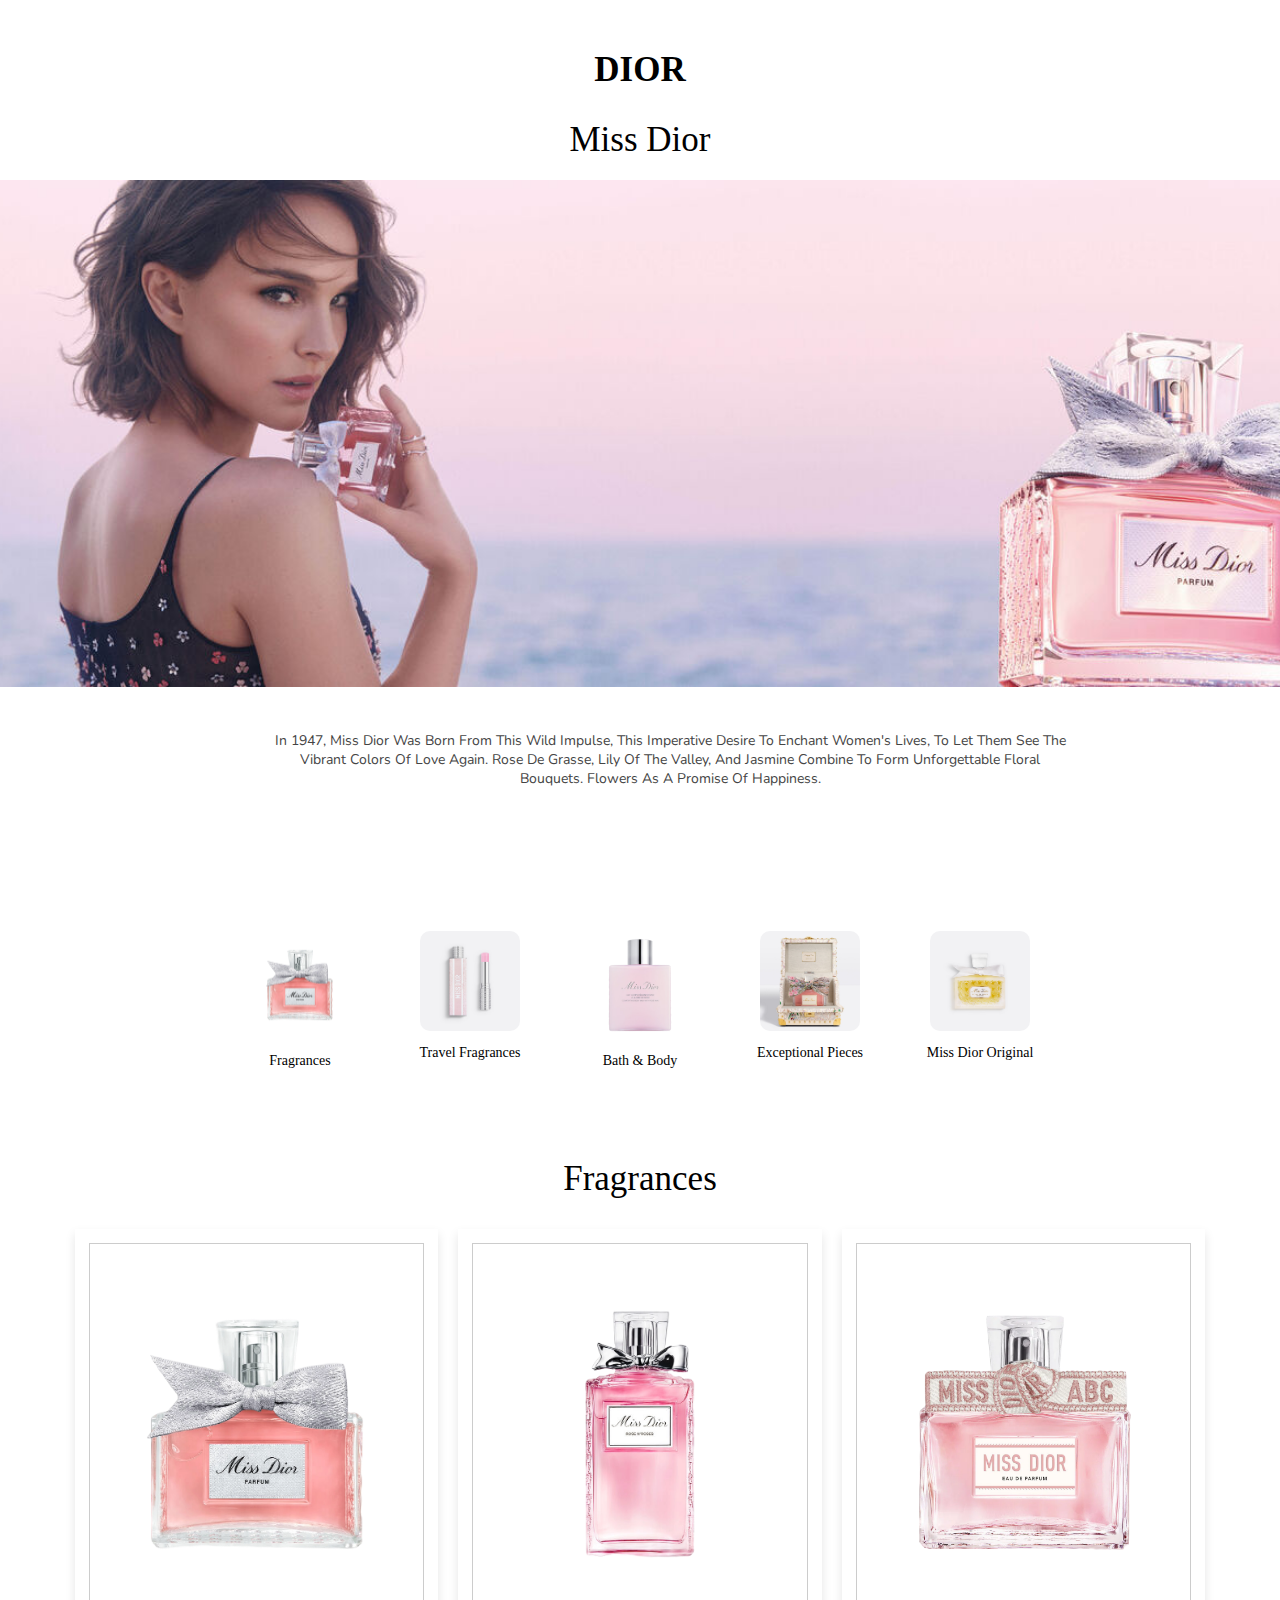
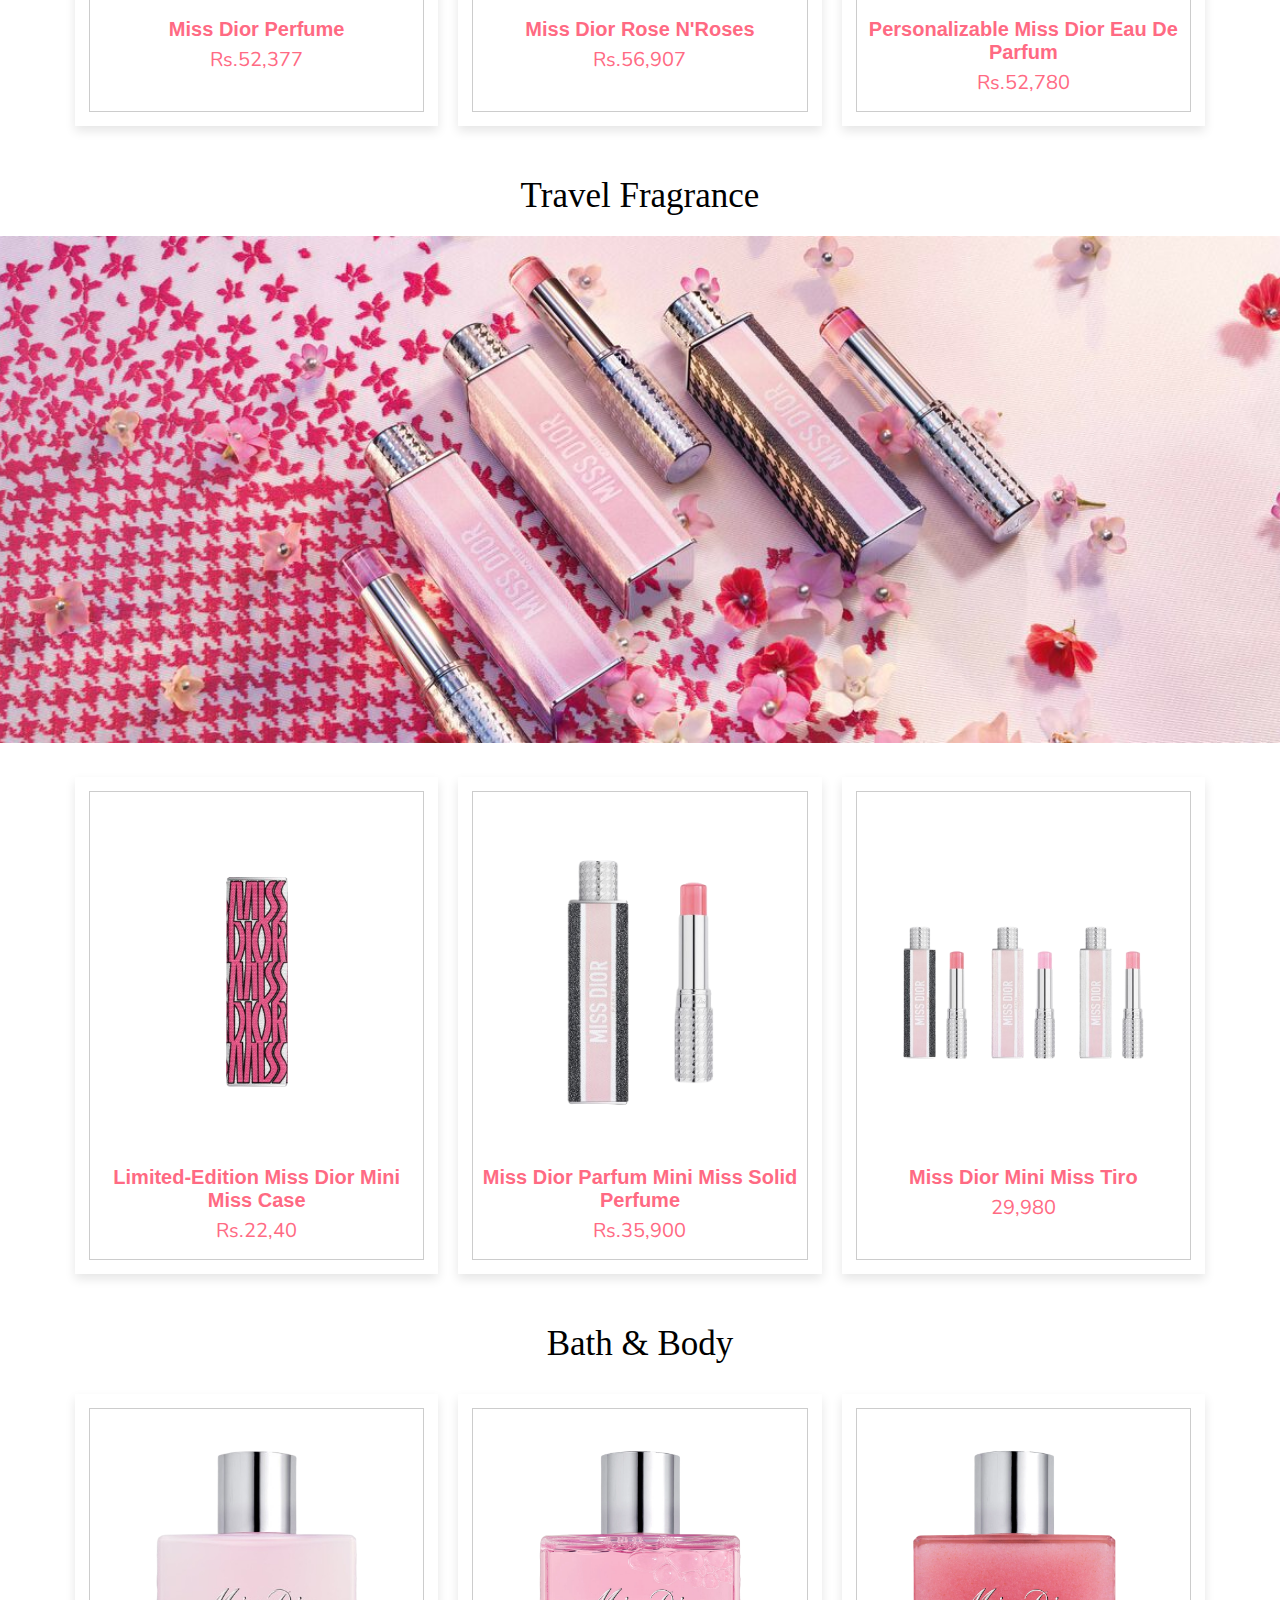
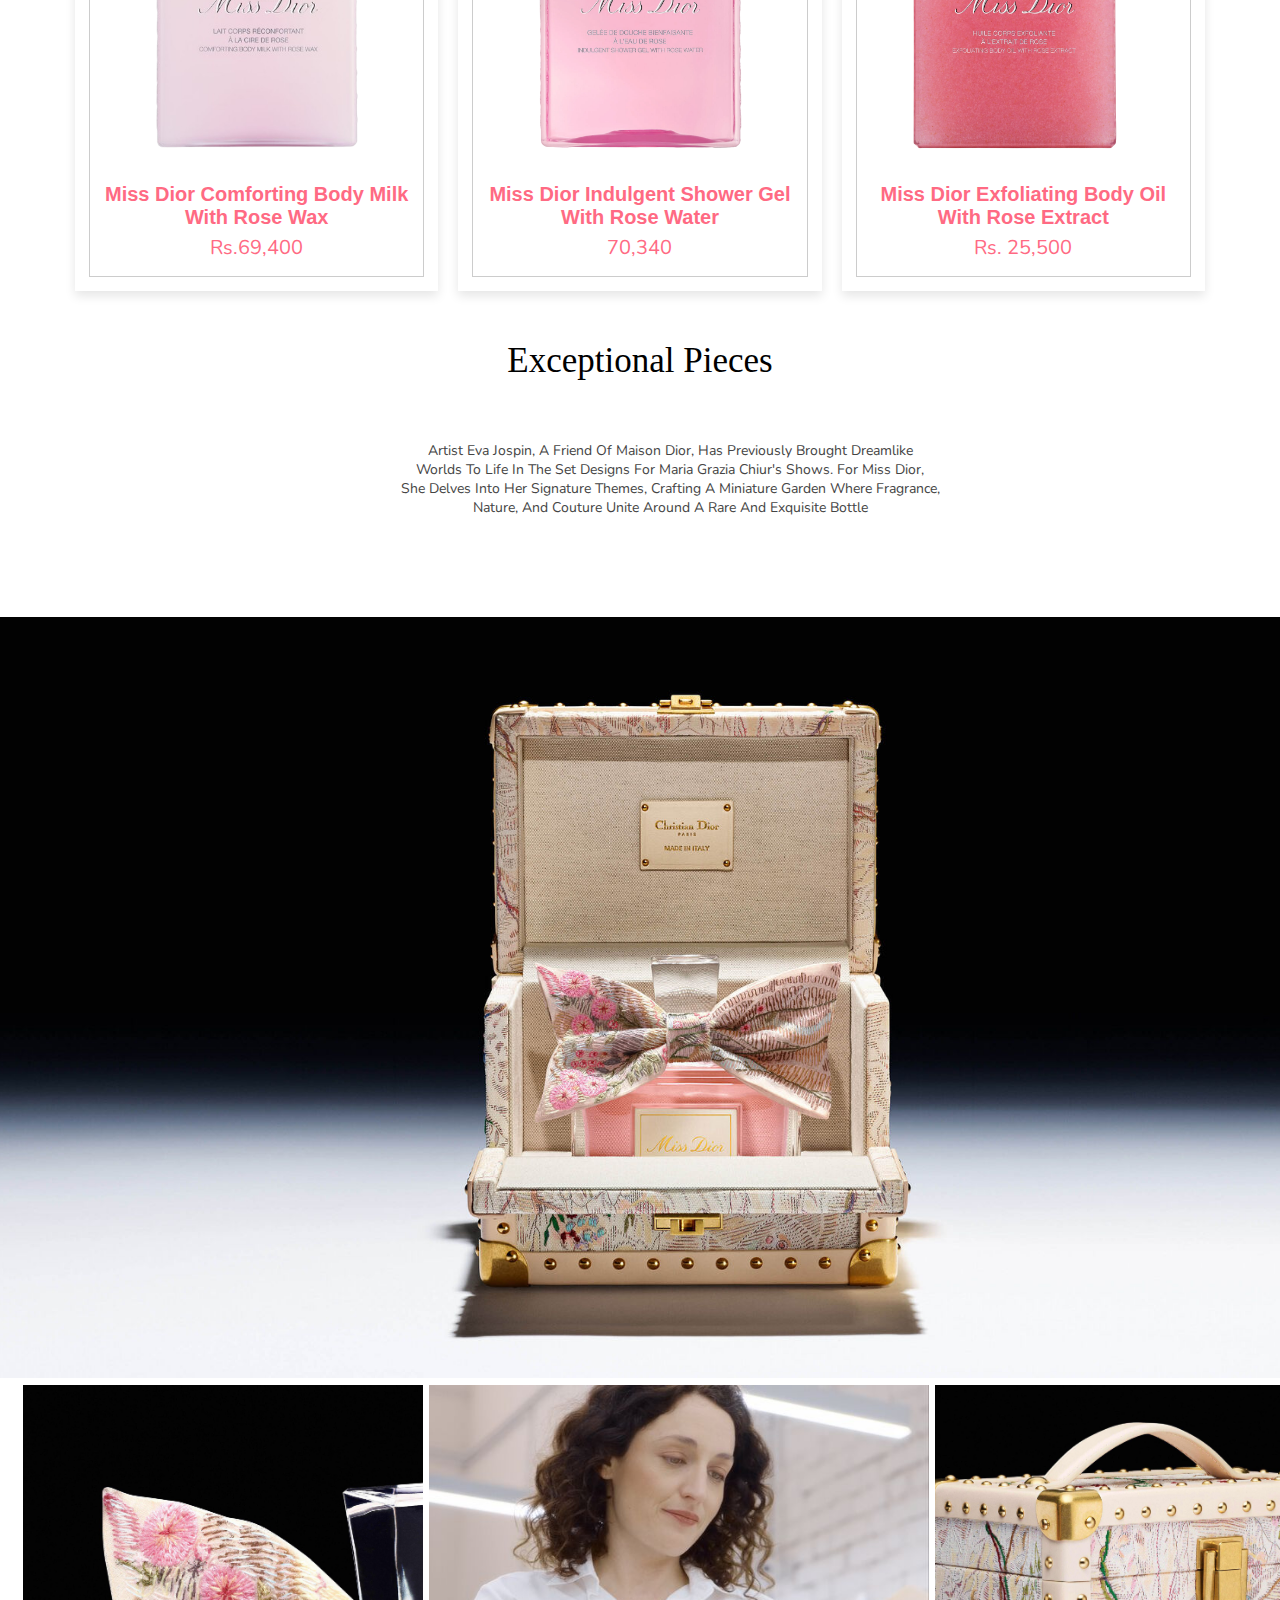
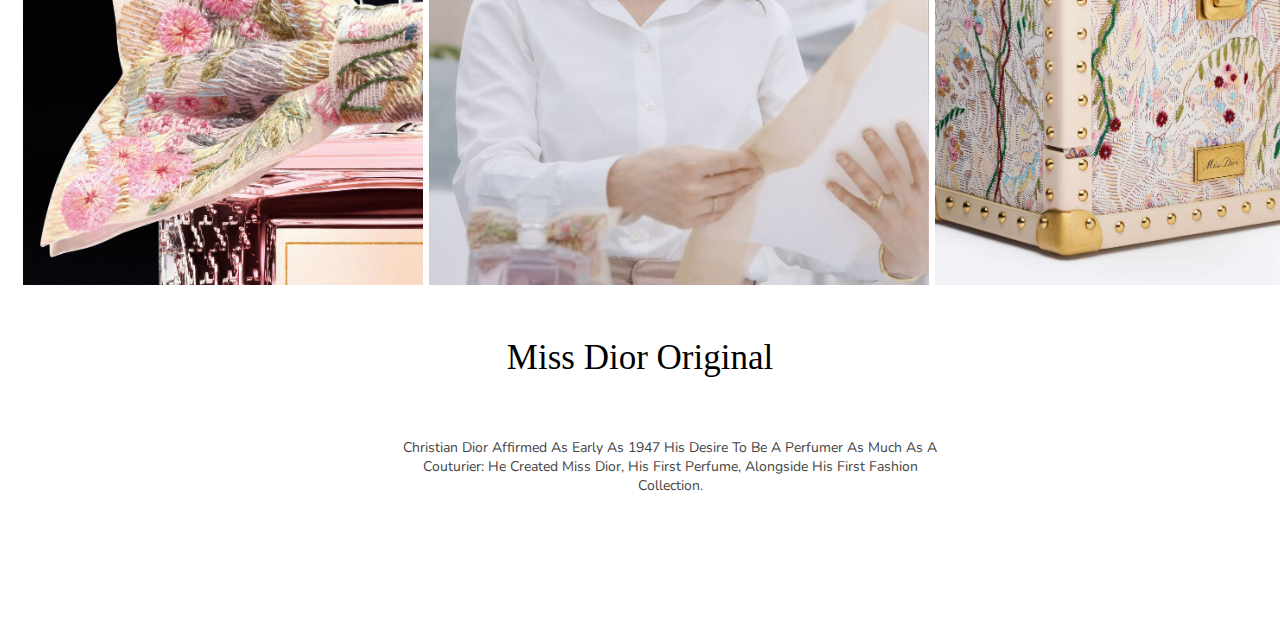
<file: index.html>
<!DOCTYPE html>
<html lang="en">
<head>
   <meta charset="UTF-8">
   <meta http-equiv="X-UA-Compatible" content="IE=edge">
   <meta name="viewport" content="width=device-width, initial-scale=1.0">
   
   <!-- font awesome cdn link  -->
   <link rel="stylesheet" href="https://cdnjs.cloudflare.com/ajax/libs/font-awesome/6.7.2/css/all.min.css">

   <!-- custom css file link  -->
   <link rel="stylesheet" href="css/style.css">

   <!-- custom js file link  -->
   <script src="js/script.js" defer></script>

</head>
<body>
       <!--Add to Card-->
       <div id="carticon">
        <i class="fa-solid fa-cart-shopping"></i>
        <span class="cart-item-count"></span>
       </div>
        <div class="cart">
          <h2 class="cart-tittle">Your Cart</h2>
          <div class="cart-content">
            <!-- <div class="cart-box">
                <img src="images/1.png" class="cart-img">
                <div class="cart-detail">
                    <h2 class="cart-product-tittle">Miss Diro Perfume</h2>
                    <span class="cart-price">Rs.52,377</span>
                    <div class="cart-quantity">
                        <button id="decrement">-</button>
                        <span class="number">1</span>
                        <button id="increment">+</button>
                    </div>
                </div>
                <i class="fa-solid fa-trash cart-remove"></i>
             </div> -->
        </div>
          <div class="total">
            <div class="total-tittle">Total</div>
            <div class="total-price">Rs 0</div>
          </div>
          <button class="btn-buy">Buy Now</button>
          <i class="fa-solid fa-xmark" id="cart-close"></i>
        </div>
          <!--Nav Bar-->
<div class="container">
   <h3 class="title">Dior</h3>
   <h4 class="tagline">Miss Dior</h4>
   <img src="images/fragnace1.png" alt="" style="margin-left:-90px ;
   width: 88pc;">
   <section class="hero">
    <div class="hero-content">
        <p>In 1947, Miss Dior was born from this wild impulse, this imperative desire to enchant women's lives, to let them see the <br> vibrant colors of love again. Rose de Grasse, Lily of the Valley, and Jasmine combine to form unforgettable floral  <br> bouquets. Flowers as a promise of happiness.</p>
    </div>
</section>

<!-- Categories Section -->
<section class="categories">
    <div class="category">
        <img src="images/1.png" alt="Fragrances">
        <p>Fragrances</p>
    </div>
    <div class="category">
        <img src="images/travel.jpg" alt="Travel Fragrances">
        <p>Travel Fragrances</p>
    </div>
    <div class="category">
        <img src="images/7.png" alt="Bath & Body">
        <p>Bath & Body</p>
    </div>
    <div class="category">
        <img src="images/exceptional.jpg" alt="Exceptional Pieces">
        <p>Exceptional Pieces</p>
    </div>
    <div class="category">
        <img src="images/original.jpg" alt="Miss Dior Original">
        <p>Miss Dior Original</p>
    </div>
</section>
           <!--Fragrance Cart-->
      <h3 class="tagline1">Fragrances</h3>
   <div class="products-container">
      <div class="product" data-name="p-1">
         <img class="img" src="images/1.png" alt="">
         <h3>Miss Dior Perfume</h3>
         <div class="price">Rs.52,377</div>
      </div>

      <div class="product" data-name="p-2">
         <img src="images/2.png" alt="">
         <h3>Miss Dior Rose N'Roses</h3>
         <div class="price">Rs.56,907</div>
      </div>

      <div class="product" data-name="p-3">
         <img src="images/3.png" alt="" style="align-items: center; margin-left: -100px;">
         <h3>Personalizable Miss Dior Eau de Parfum</h3>
         <div class="price">Rs.52,780</div>
      </div>
</div>
   <!-- Travel Fragrance Cart-->
   <h3 class="tagline1">Travel Fragrance</h3>
   <img src="images/travel logo.jpg" alt="" style="margin-left:-90px ;
   width: 88pc;">
   <div class="products-container">
      <div class="product" data-name="p-4">
         <img class="img" src="images/4.png" alt="">
         <h3>Limited-Edition Miss Dior Mini Miss Case</h3>
         <div class="price">Rs.22,40</div>
      </div>

      <div class="product" data-name="p-5">
         <img src="images/5.png" alt="" style="align-items: center; margin-left: -100px;">
         <h3>Miss Dior Parfum Mini Miss Solid Perfume</h3>
         <div class="price">Rs.35,900</div>
      </div>

      <div class="product" data-name="p-6">
         <img src="images/6.png" alt="">
         <h3>Miss Dior Mini Miss Tiro</h3>
         <div class="price">29,980</div>
        </div>
</div> 
      <!--  Bath and Body Cart-->
<h3 class="tagline1">Bath & Body</h3>
<div class="products-container">
   <div class="product" data-name="p-7">
      <img class="img" src="images/7.png" alt="">
      <h3>Miss Dior Comforting Body Milk with Rose Wax</h3>
      <div class="price">Rs.69,400</div>
   </div>

   <div class="product" data-name="p-8">
      <img src="images/8.png" alt="" style="align-items: center; margin-left: -100px;">
      <h3>Miss Dior Indulgent Shower Gel with Rose Water</h3>
      <div class="price">70,340</div>
   </div>

   <div class="product" data-name="p-9">
      <img src="images/9.png" alt="" style="margin-left: -110px;">
      <h3>Miss Dior Exfoliating Body Oil with Rose Extract</h3>
      <div class="price">Rs. 25,500</div>
     </div>
</div>
       <!-- Travel Fragrance Cart-->
   <h3 class="tagline1">Exceptional Pieces</h3>
   <section class="hero">
      <div class="hero-content">
          <p>Artist Eva Jospin, a friend of Maison Dior, has previously brought dreamlike <br> worlds to life in the set designs for Maria Grazia Chiur's shows. For Miss Dior, <br> she delves into her signature themes, crafting a miniature garden where fragrance,<br> nature, and couture unite around a rare and exquisite bottle</p>
      </div>
  </section>
   <img src="images/exceptional-logo.jpg" alt="" style="margin-left:-90px ;
   width: 88pc;">
   <div class="expcetion">
      <img src="images/10.png" alt="">
   <img src="images/11.png" alt="">
   <img src="images/12.png" alt="">
   </div>
        <!--Miss Dior Original Cart-->
   <h3 class="tagline1">Miss Dior Original</h3>
   <section class="hero">
      <div class="hero-content">
          <p>Christian Dior affirmed as early as 1947 his desire to be a perfumer as much as a <br> couturier: he created Miss Dior, his first perfume, alongside his first fashion <br> collection.</p>
      </div>
  </section>
</div> 
         <!--Product detail -->
<div class="products-preview">
   <div class="preview" data-target="p-1">
      <i class="fas fa-times"></i>
      <img src="images/1withbox.png" alt="">
      <h3>Miss Dior Perfume</h3>
      <div class="stars">
         <i class="fas fa-star"></i>
         <i class="fas fa-star"></i>
         <i class="fas fa-star"></i>
         <i class="fas fa-star"></i>
         <i class="fas fa-star-half-alt"></i>
         <span>( 250 )</span>
      </div>
      <p>Eau de Toilette - Floral and Sparkling Notes</p>
      <div class="price">Rs. 52,337</div>
      <div class="buttons">
         <a href="#" class="buy">buy now</a>
         <a href="#" class="cart">add to cart</a>
      </div>
   </div>

   <div class="preview" data-target="p-2">
      <i class="fas fa-times"></i>
      <img src="images/2.png" alt="">
      <h3>Miss Dior Rose N'Roses</h3>
      <div class="stars">
         <i class="fas fa-star"></i>
         <i class="fas fa-star"></i>
         <i class="fas fa-star"></i>
         <i class="fas fa-star"></i>
         <i class="fas fa-star-half-alt"></i>
         <span>( 250 )</span>
      </div>
      <p>Eau de Toilette - Floral and Sparkling Notes</p>
      <div class="price">Rs. 56,907</div>
      <div class="buttons">
        <a href="#" class="buy">Add to Cart</a>
    </div>
   </div>

   <div class="preview" data-target="p-3">
      <i class="fas fa-times"></i>
      <img src="images/3.png" alt="" style="margin-left: -30px;">
      <h3>Personalizable Miss Dior Eau de Parfum</h3>
      <div class="stars">
         <i class="fas fa-star"></i>
         <i class="fas fa-star"></i>
         <i class="fas fa-star"></i>
         <i class="fas fa-star"></i>
         <i class="fas fa-star-half-alt"></i>
         <span>( 250 )</span>
      </div>
      <p>Eau de Toilette - Floral and Sparkling Notes</p>
      <div class="price">Rs. 52,780</div>
      <div class="buttons">
         <a href="#" class="buy">Add to Cart</a>
      </div>
   </div>

   <div class="preview" data-target="p-4">
      <i class="fas fa-times"></i>
      <img src="images/4.png" alt="">
      <h3>Limited-Edition Miss Dior Mini Miss Case</h3>
            <div class="stars">
         <i class="fas fa-star"></i>
         <i class="fas fa-star"></i>
         <i class="fas fa-star"></i>
         <i class="fas fa-star"></i>
         <i class="fas fa-star-half-alt"></i>
         <span>( 250 )</span>
      </div>
      <p>Solid Perfume Couture Case</p>
      <div class="price">Rs.22,40</div>
      <div class="buttons">
         <a href="#" class="buy">Add to Cart</a>
      </div>
   </div>

   <div class="preview" data-target="p-5">
      <i class="fas fa-times"></i>
      <img src="images/5.png" alt="">
      <h3>Miss Dior Parfum Mini Miss Solid Perfume</h3>
      <div class="stars">
         <i class="fas fa-star"></i>
         <i class="fas fa-star"></i>
         <i class="fas fa-star"></i>
         <i class="fas fa-star"></i>
         <i class="fas fa-star-half-alt"></i>
         <span>( 250 )</span>
      </div>
      <p>Solid Perfume Couture Case</p>
      <div class="price">Rs.35,900</div>
      <div class="buttons">
         <a href="#" class="buy">Add to Cart</a>
      </div>
   </div>

   <div class="preview" data-target="p-6">
      <i class="fas fa-times"></i>
      <img src="images/6.png" alt="">
      <h3>Miss Dior Mini Miss Tiro</h3>
      <div class="stars">
         <i class="fas fa-star"></i>
         <i class="fas fa-star"></i>
         <i class="fas fa-star"></i>
         <i class="fas fa-star"></i>
         <i class="fas fa-star-half-alt"></i>
         <span>( 250 )</span>
      </div>
      <p>Solid Perfume</p>
      <div class="price">29,980</div>
      <div class="buttons">
         <a href="#" class="buy">Add to Cart</a>
      </div>
    </div>
    <div class="preview" data-target="p-7">
      <i class="fas fa-times"></i>
      <img src="images/7.png" alt="">
      <h3>Miss Dior Comforting Body Milk with Rose Wax</h3>
      <div class="stars">
         <i class="fas fa-star"></i>
         <i class="fas fa-star"></i>
         <i class="fas fa-star"></i>
         <i class="fas fa-star"></i>
         <i class="fas fa-star-half-alt"></i>
         <span>( 250 )</span>
      </div>
      <p>Hydrating Body Milk</p>
      <div class="price">69,400</div>
      <div class="buttons">
         <a href="#" class="buy">Add to Cart</a>
      </div>
    </div>
    <div class="preview" data-target="p-8">
      <i class="fas fa-times"></i>
      <img src="images/8.png" style="margin-left: -30px;">
      <h3>Miss Dior Indulgent Shower Gel with Rose Water</h3>
      <div class="stars">
         <i class="fas fa-star"></i>
         <i class="fas fa-star"></i>
         <i class="fas fa-star"></i>
         <i class="fas fa-star"></i>
         <i class="fas fa-star-half-alt"></i>
         <span>( 250 )</span>
      </div>
      <p>Solid Perfume</p>
      <div class="price">70,340</div>
      <div class="buttons">
         <a href="#" class="buy">Add to Cart</a>
      </div>
    </div>
    <div class="preview" data-target="p-9">
      <i class="fas fa-times"></i>
      <img src="images/9.png" alt="" style="margin-left: -30px;">
      <h3>Miss Dior Exfoliating Body Oil with Rose Extract</h3>
      <div class="stars">
         <i class="fas fa-star"></i>
         <i class="fas fa-star"></i>
         <i class="fas fa-star"></i>
         <i class="fas fa-star"></i>
         <i class="fas fa-star-half-alt"></i>
         <span>( 250 )</span>
      </div>
      <p>Exfoliating Body Oil</p>
      <div class="price">Rs. 25,500</div>
      <div class="buttons">
         <a href="#" class="buy">Add to Cart</a>
      </div>
    </div>
</div>
</body>
</html>
</file>
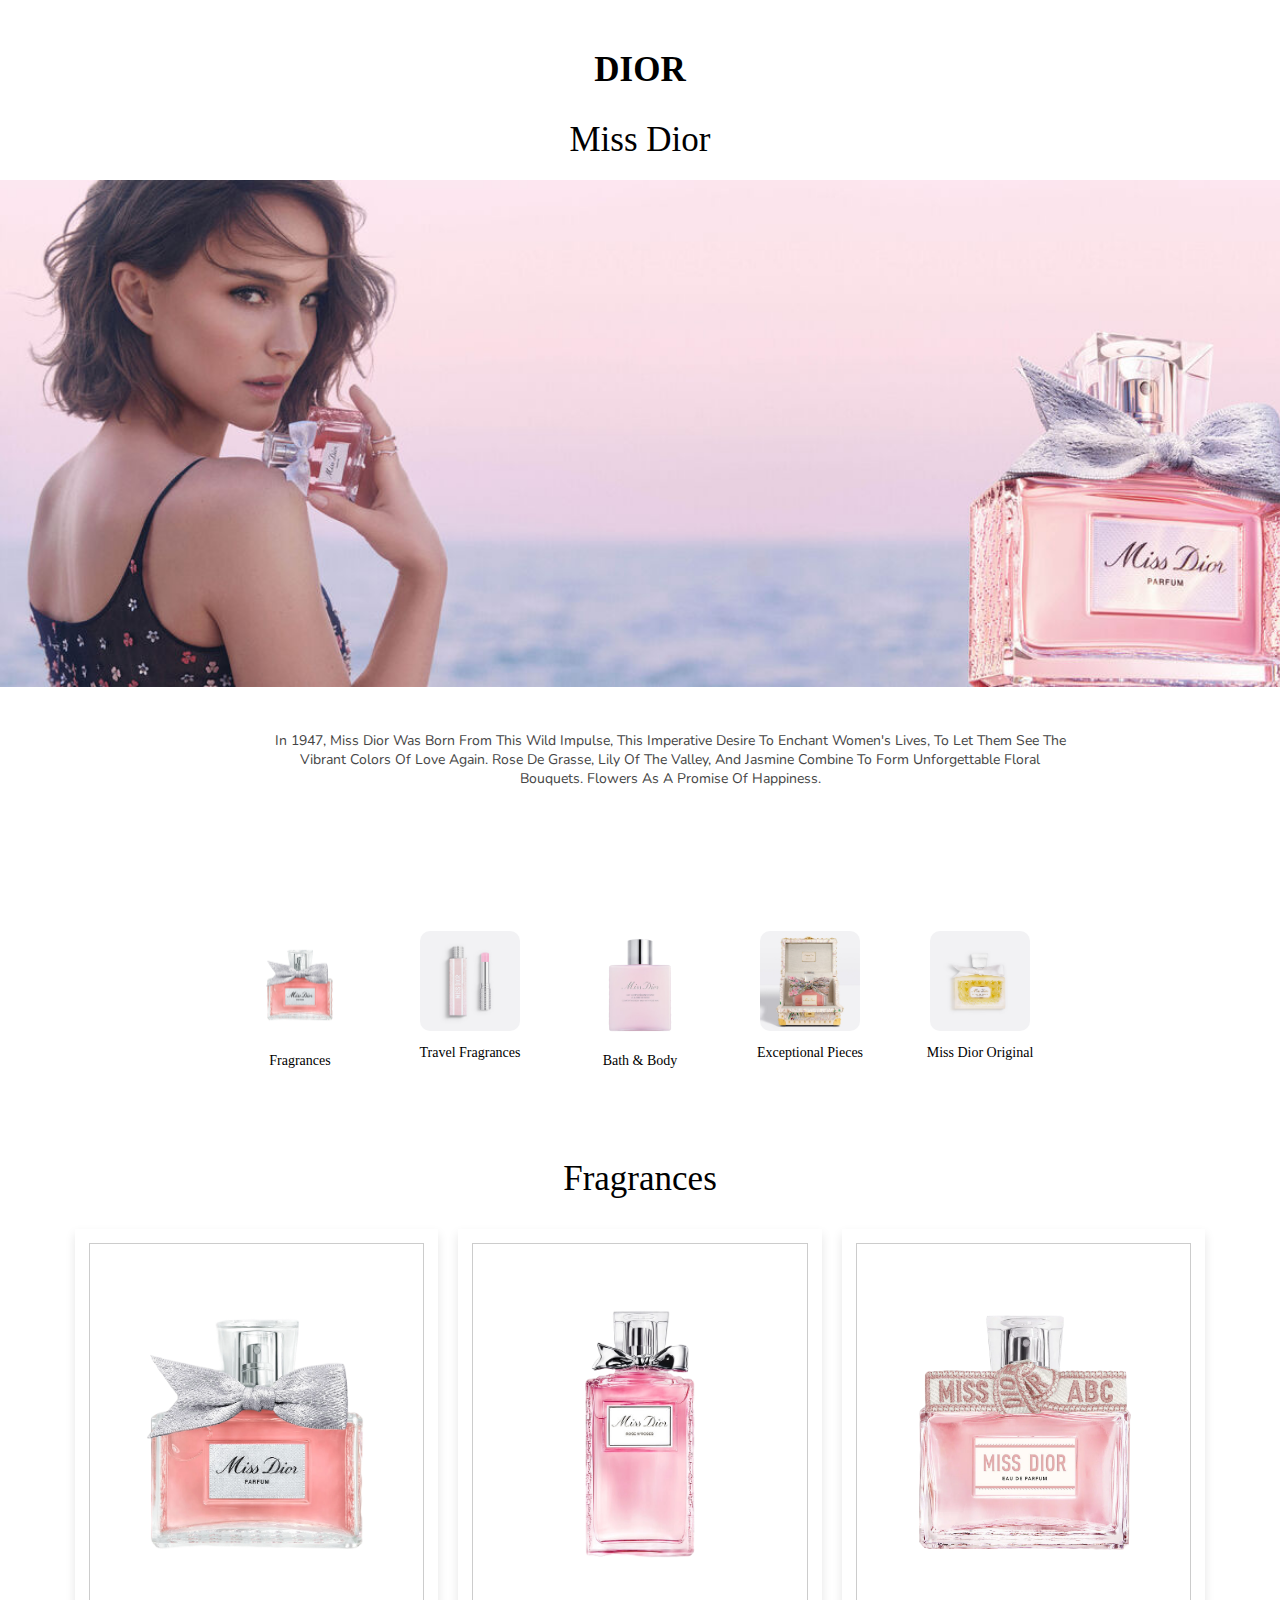
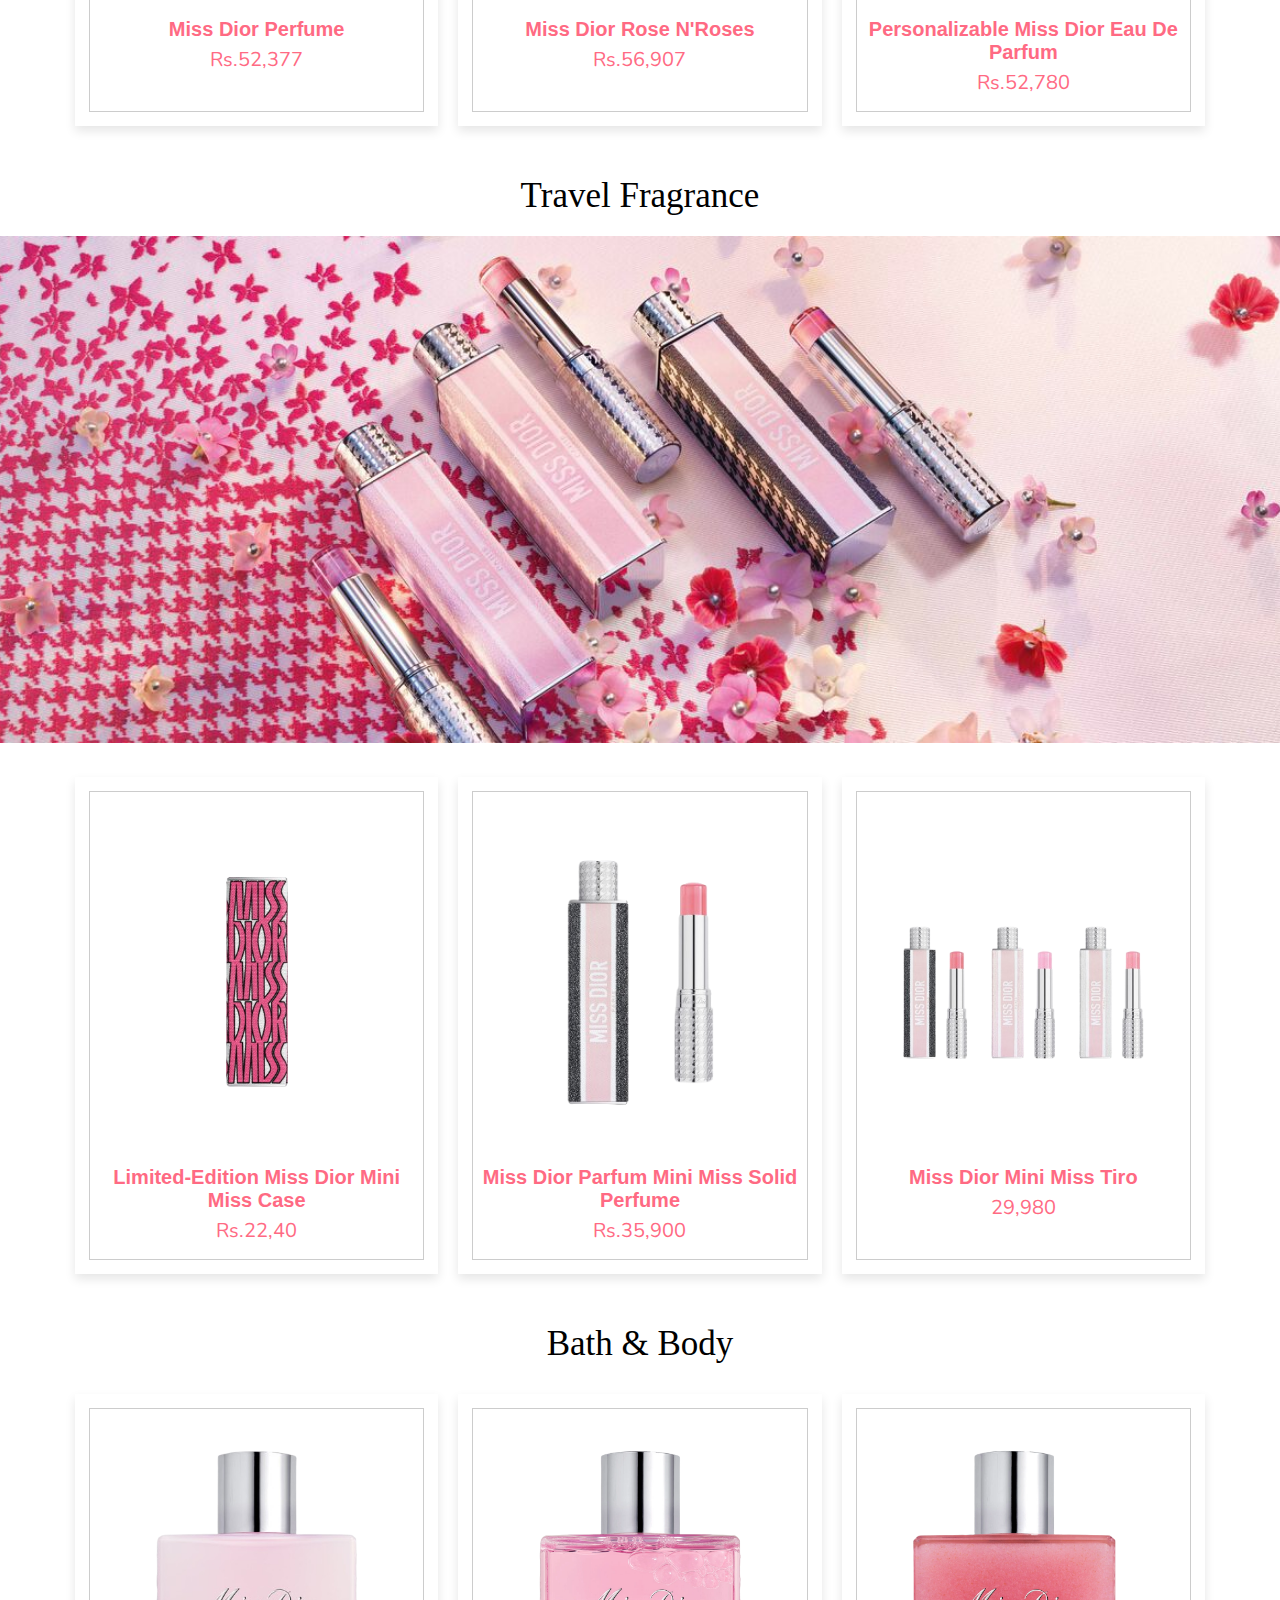
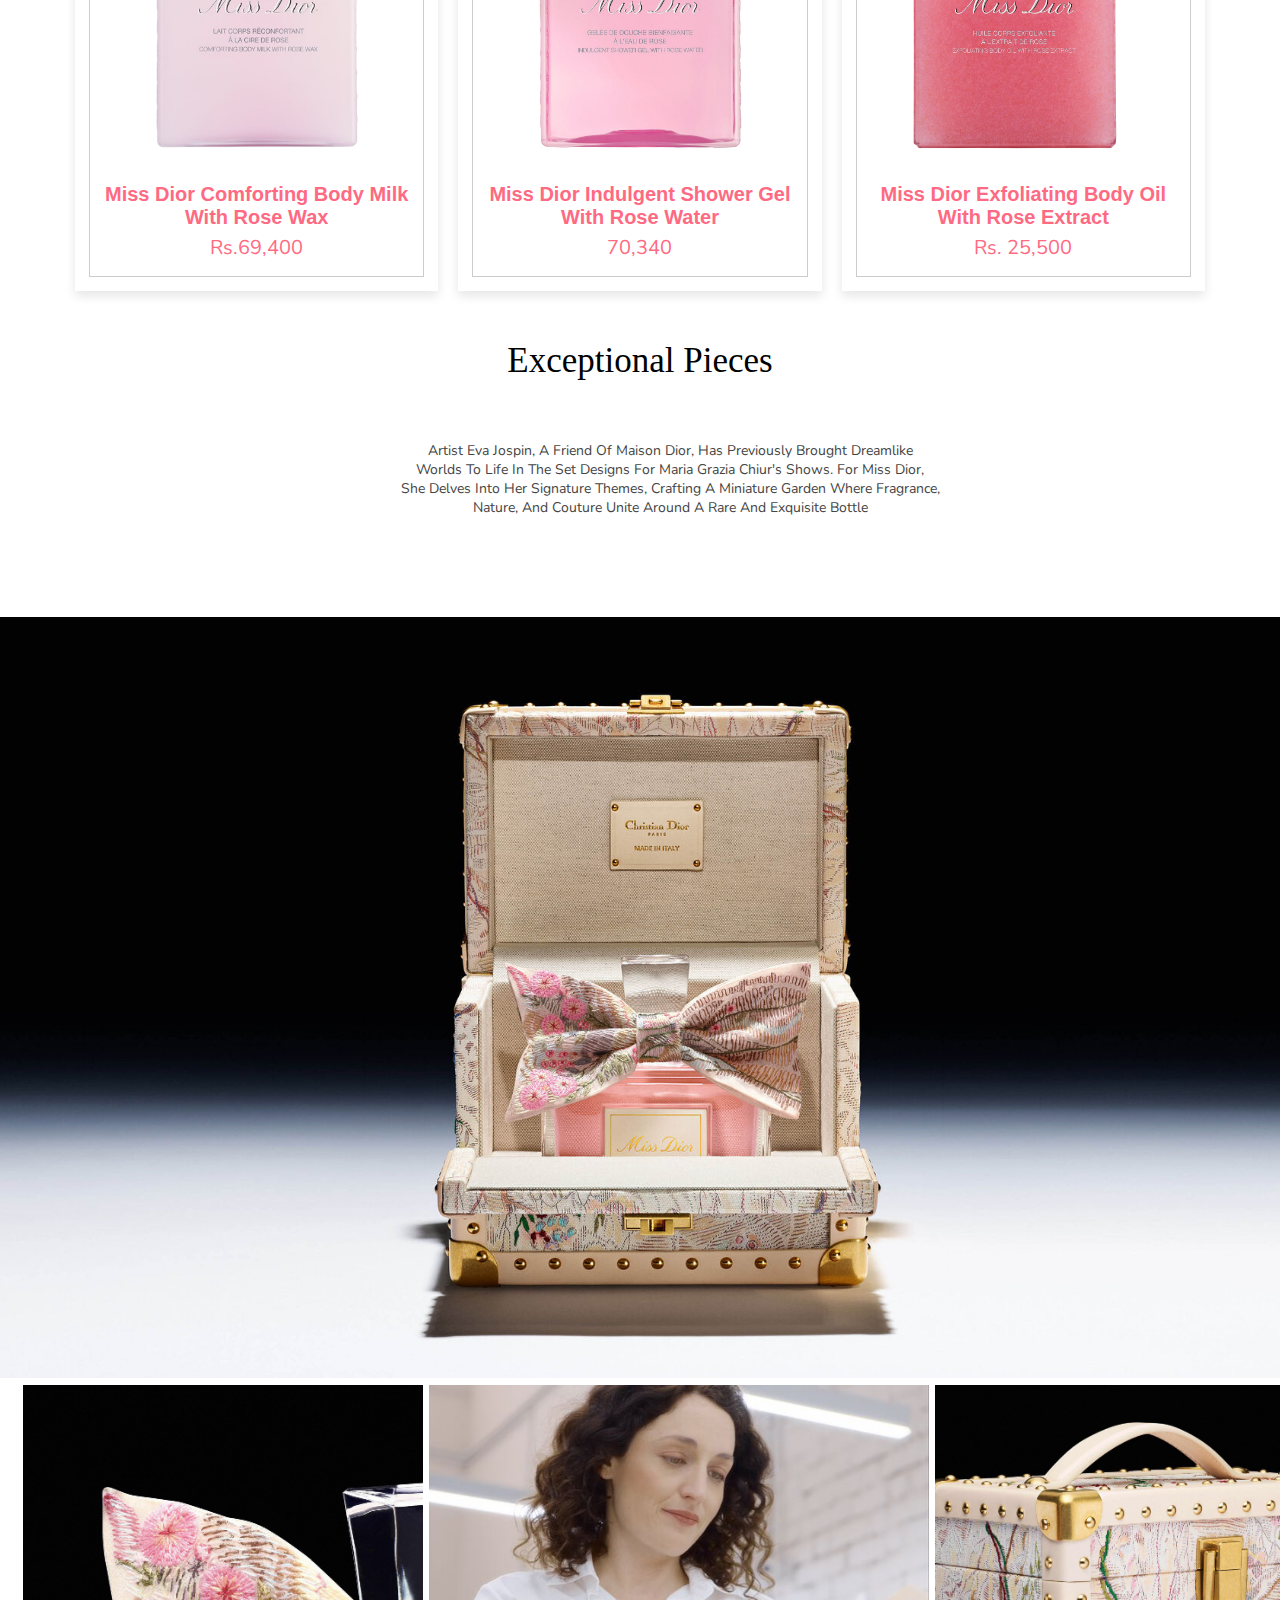
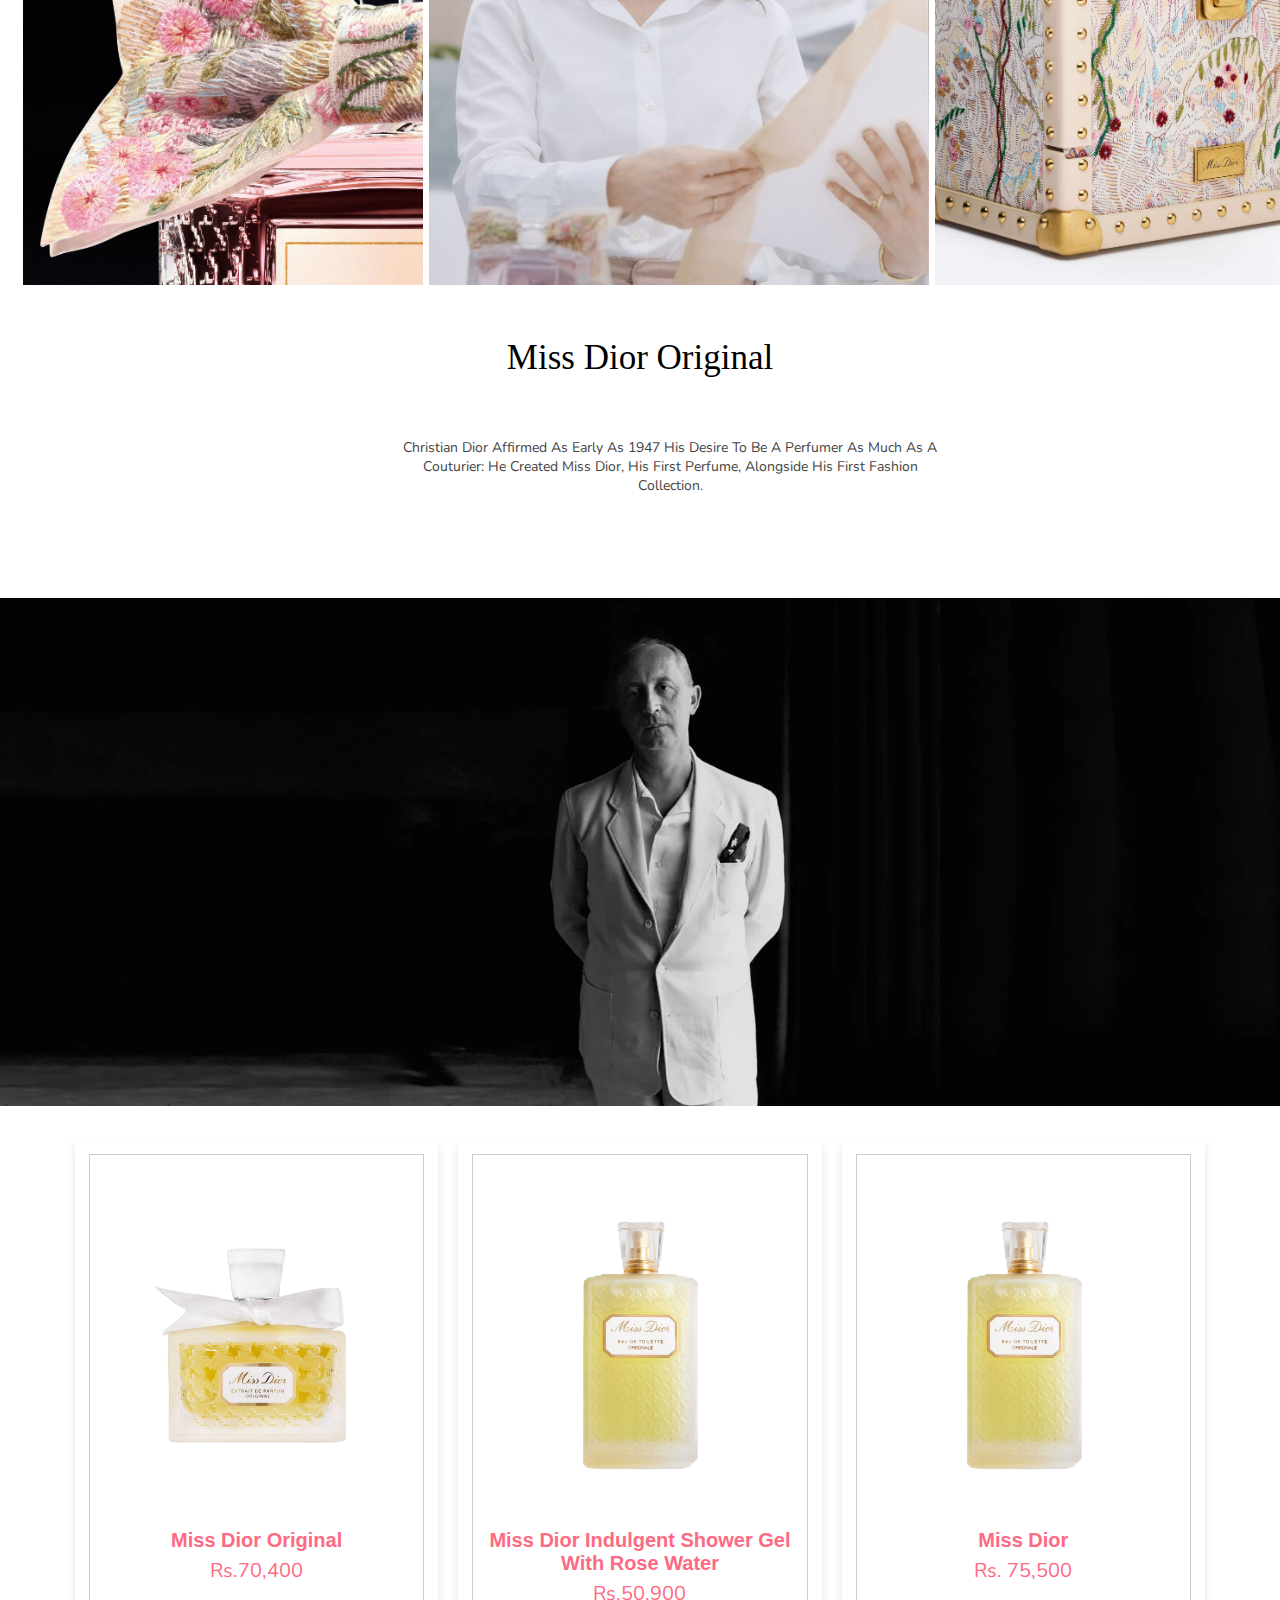
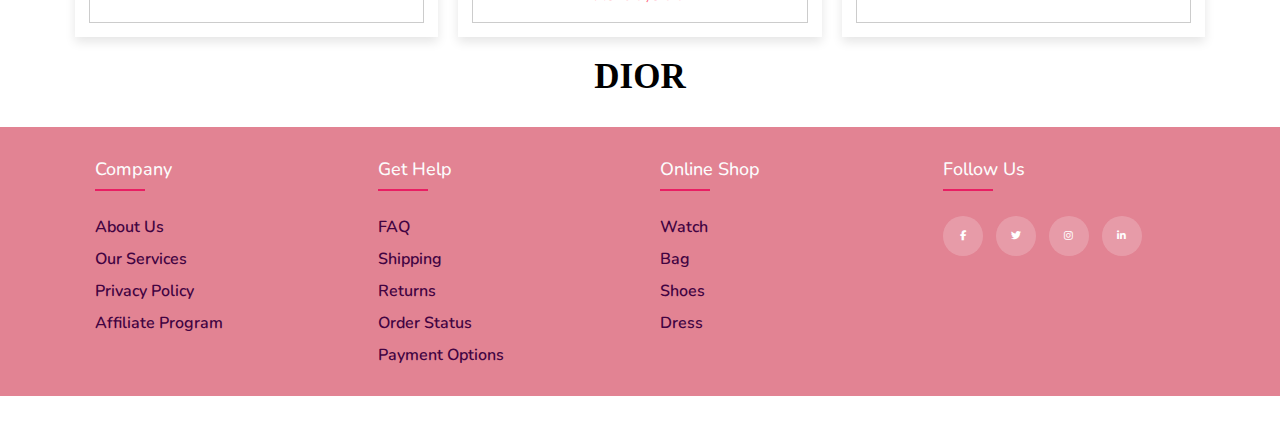
<file: cart.html>
<!DOCTYPE html>
<html lang="en">
<head>
   <meta charset="UTF-8">
   <meta http-equiv="X-UA-Compatible" content="IE=edge">
   <meta name="viewport" content="width=device-width, initial-scale=1.0">
   
   <!-- font awesome cdn link  -->
   <link rel="stylesheet" href="https://cdnjs.cloudflare.com/ajax/libs/font-awesome/6.7.2/css/all.min.css">

   <!-- custom css file link  -->
   <link rel="stylesheet" href="css/style.css">

   <!-- custom js file link  -->
   <script src="js/script.js" defer></script>

</head>
<body>
       <!--Add to Card-->
       <div id="carticon">
        <i class="fa-solid fa-cart-shopping"></i>
        <span class="cart-item-count"></span>
       </div>
        <div class="cart">
          <h2 class="cart-tittle">Your Cart</h2>
          <div class="cart-content">
            <!-- <div class="cart-box">
                <img src="images/1.png" class="cart-img">
                <div class="cart-detail">
                    <h2 class="cart-product-tittle">Miss Diro Perfume</h2>
                    <span class="cart-price">Rs.52,377</span>
                    <div class="cart-quantity">
                        <button id="decrement">-</button>
                        <span class="number">1</span>
                        <button id="increment">+</button>
                    </div>
                </div>
                <i class="fa-solid fa-trash cart-remove"></i>
             </div> -->
        </div>
          <div class="total">
            <div class="total-tittle">Total</div>
            <div class="total-price">Rs 0</div>
          </div>
          <button class="btn-buy">Buy Now</button>
          <i class="fa-solid fa-xmark" id="cart-close"></i>
        </div>
          <!--Nav Bar-->
<div class="container">
   <h3 class="title">Dior</h3>
   <h4 class="tagline">Miss Dior</h4>
   <img src="images/fragnace1.png" alt="" style="width: 88pc; margin-left: -120px;">
   <section class="hero">
    <div class="hero-content">
        <p>In 1947, Miss Dior was born from this wild impulse, this imperative desire to enchant women's lives, to let them see the <br> vibrant colors of love again. Rose de Grasse, Lily of the Valley, and Jasmine combine to form unforgettable floral  <br> bouquets. Flowers as a promise of happiness.</p>
    </div>
</section>

<!-- Categories Section -->
<section class="categories">
    <div class="category">
        <img src="images/1.png" alt="Fragrances">
        <p>Fragrances</p>
    </div>
    <div class="category">
        <img src="images/travel.jpg" alt="Travel Fragrances">
        <p>Travel Fragrances</p>
    </div>
    <div class="category">
        <img src="images/7.png" alt="Bath &amp; Body">
        <p>Bath &amp; Body</p>
    </div>
    <div class="category">
        <img src="images/exceptional.jpg" alt="Exceptional Pieces">
        <p>Exceptional Pieces</p>
    </div>
    <div class="category">
        <img src="images/original.jpg" alt="Miss Dior Original">
        <p>Miss Dior Original</p>
    </div>
</section>
           <!--Fragrance Cart-->
      <h3 class="tagline1">Fragrances</h3>
   <div class="products-container">
      <div class="product" data-name="p-1">
         <img class="img" src="images/1.png" alt="">
         <h3>Miss Dior Perfume</h3>
         <div class="price">Rs.52,377</div>
      </div>

      <div class="product" data-name="p-2">
         <img src="images/2.png" alt="">
         <h3>Miss Dior Rose N'Roses</h3>
         <div class="price">Rs.56,907</div>
      </div>

      <div class="product" data-name="p-3">
         <img src="images/3.png" alt="" style="align-items: center; margin-left: -100px;">
         <h3>Personalizable Miss Dior Eau de Parfum</h3>
         <div class="price">Rs.52,780</div>
      </div>
</div>
   <!-- Travel Fragrance Cart-->
   <h3 class="tagline1">Travel Fragrance</h3>
   <img src="images/travel logo.jpg" alt="" style="margin-left:-120px ;
   width: 88pc;">
   <div class="products-container">
      <div class="product" data-name="p-4">
         <img class="img" src="images/4.png" alt="">
         <h3>Limited-Edition Miss Dior Mini Miss Case</h3>
         <div class="price">Rs.22,40</div>
      </div>

      <div class="product" data-name="p-5">
         <img src="images/5.png" alt="" style="align-items: center; margin-left: -100px;">
         <h3>Miss Dior Parfum Mini Miss Solid Perfume</h3>
         <div class="price">Rs.35,900</div>
      </div>

      <div class="product" data-name="p-6">
         <img src="images/6.png" alt="">
         <h3>Miss Dior Mini Miss Tiro</h3>
         <div class="price">29,980</div>
        </div>
</div> 
      <!--  Bath and Body Cart-->
<h3 class="tagline1">Bath & Body</h3>
<div class="products-container">
   <div class="product" data-name="p-7">
      <img class="img" src="images/7.png" alt="">
      <h3>Miss Dior Comforting Body Milk with Rose Wax</h3>
      <div class="price">Rs.69,400</div>
   </div>

   <div class="product" data-name="p-8">
      <img src="images/8.png" alt="" style="align-items: center; margin-left: -100px;">
      <h3>Miss Dior Indulgent Shower Gel with Rose Water</h3>
      <div class="price">70,340</div>
   </div>

   <div class="product" data-name="p-9">
      <img src="images/9.png" alt="" style="margin-left: -110px;">
      <h3>Miss Dior Exfoliating Body Oil with Rose Extract</h3>
      <div class="price">Rs. 25,500</div>
     </div>
</div>
       <!-- Exception Cart-->
   <h3 class="tagline1">Exceptional Pieces</h3>
   <section class="hero">
      <div class="hero-content">
          <p>Artist Eva Jospin, a friend of Maison Dior, has previously brought dreamlike <br> worlds to life in the set designs for Maria Grazia Chiur's shows. For Miss Dior, <br> she delves into her signature themes, crafting a miniature garden where fragrance,<br> nature, and couture unite around a rare and exquisite bottle</p>
      </div>
  </section>
   <img src="images/exceptional-logo.jpg" alt="" style="margin-left:-120px ;
   width: 88pc;">
   <div class="expcetion">
      <img src="images/10.png" alt="">
   <img src="images/11.png" alt="">
   <img src="images/12.png" alt="">
   </div>
        <!--Miss Dior Original Cart-->
   <h3 class="tagline1">Miss Dior Original</h3>
   <section class="hero">
      <div class="hero-content">
          <p>Christian Dior affirmed as early as 1947 his desire to be a perfumer as much as a <br> couturier: he created Miss Dior, his first perfume, alongside his first fashion <br> collection.</p>
      </div>
  </section>
  <img src="images/originallogo.jpg" alt="" style="margin-left:-120px ;
   width: 88pc;">
    <div class="products-container">
       <div class="product" data-name="p-10">
          <img class="img" src="images/13.png" alt="" style="margin-left: -100px;">
          <h3>Miss Dior Original</h3>    
          <div class="price">Rs.70,400</div>
       </div>
    
       <div class="product" data-name="p-11">
          <img src="images/14.png" alt="" style="margin-left: -100px;">
          <h3>Miss Dior Indulgent Shower Gel with Rose Water</h3>
          <div class="price">Rs.50,900</div>
       </div>
       <div class="product" data-name="p-12">
          <img src="images/14.png" alt="" style="margin-left: -100px;">
          <h3>Miss Dior</h3>
          <div class="price">Rs. 75,500</div>
         </div>
    </div>
    <h3 class="title" style="margin-top: 20px;">Dior</h3>
    <!--Footer Page-->
    <footer class="footer">
  	 <div class="container">
  	 	<div class="row">
  	 		<div class="footer-col">
  	 			<h4>company</h4>
  	 			<ul>
  	 				<li><a href="#">about us</a></li>
  	 				<li><a href="#">our services</a></li>
  	 				<li><a href="#">privacy policy</a></li>
  	 				<li><a href="#">affiliate program</a></li>
  	 			</ul>
  	 		</div>
  	 		<div class="footer-col">
  	 			<h4>get help</h4>
  	 			<ul>
  	 				<li><a href="#">FAQ</a></li>
  	 				<li><a href="#">shipping</a></li>
  	 				<li><a href="#">returns</a></li>
  	 				<li><a href="#">order status</a></li>
  	 				<li><a href="#">payment options</a></li>
  	 			</ul>
  	 		</div>
  	 		<div class="footer-col">
  	 			<h4>online shop</h4>
  	 			<ul>
  	 				<li><a href="#">watch</a></li>
  	 				<li><a href="#">bag</a></li>
  	 				<li><a href="#">shoes</a></li>
  	 				<li><a href="#">dress</a></li>
  	 			</ul>
  	 		</div>
  	 		<div class="footer-col">
  	 			<h4>follow us</h4>
  	 			<div class="social-links">
  	 				<a href="#"><i class="fab fa-facebook-f"></i></a>
  	 				<a href="#"><i class="fab fa-twitter"></i></a>
  	 				<a href="#"><i class="fab fa-instagram"></i></a>
  	 				<a href="#"><i class="fab fa-linkedin-in"></i></a>
  	 			</div>
  	 		</div>
  	 	</div>
  	 </div>
  </footer>
</div> 
         <!--Product detail -->
<div class="products-preview">
   <div class="preview" data-target="p-1">
      <i class="fas fa-times"></i>
      <img src="images/1withbox.png" alt="">
      <h3>Miss Dior Perfume</h3>
      <div class="stars">
         <i class="fas fa-star"></i>
         <i class="fas fa-star"></i>
         <i class="fas fa-star"></i>
         <i class="fas fa-star"></i>
         <i class="fas fa-star-half-alt"></i>
         <span>( 250 )</span>
      </div>
      <p>Eau de Toilette - Floral and Sparkling Notes</p>
      <div class="price">Rs. 52,337</div>
      <div class="buttons">
         <a href="#" class="buy">Add to Cart</a>
      </div>
   </div>

   <div class="preview" data-target="p-2">
      <i class="fas fa-times"></i>
      <img src="images/2.png" alt="">
      <h3>Miss Dior Rose N'Roses</h3>
      <div class="stars">
         <i class="fas fa-star"></i>
         <i class="fas fa-star"></i>
         <i class="fas fa-star"></i>
         <i class="fas fa-star"></i>
         <i class="fas fa-star-half-alt"></i>
         <span>( 250 )</span>
      </div>
      <p>Eau de Toilette - Floral and Sparkling Notes</p>
      <div class="price">Rs. 56,907</div>
      <div class="buttons">
        <a href="#" class="buy">Add to Cart</a>
    </div>
   </div>

   <div class="preview" data-target="p-3">
      <i class="fas fa-times"></i>
      <img src="images/3.png" alt="" style="margin-left: -30px;">
      <h3>Personalizable Miss Dior Eau de Parfum</h3>
      <div class="stars">
         <i class="fas fa-star"></i>
         <i class="fas fa-star"></i>
         <i class="fas fa-star"></i>
         <i class="fas fa-star"></i>
         <i class="fas fa-star-half-alt"></i>
         <span>( 250 )</span>
      </div>
      <p>Eau de Toilette - Floral and Sparkling Notes</p>
      <div class="price">Rs. 52,780</div>
      <div class="buttons">
         <a href="#" class="buy">Add to Cart</a>
      </div>
   </div>

   <div class="preview" data-target="p-4">
      <i class="fas fa-times"></i>
      <img src="images/4.png" alt="">
      <h3>Limited-Edition Miss Dior Mini Miss Case</h3>
            <div class="stars">
         <i class="fas fa-star"></i>
         <i class="fas fa-star"></i>
         <i class="fas fa-star"></i>
         <i class="fas fa-star"></i>
         <i class="fas fa-star-half-alt"></i>
         <span>( 250 )</span>
      </div>
      <p>Solid Perfume Couture Case</p>
      <div class="price">Rs.22,40</div>
      <div class="buttons">
         <a href="#" class="buy">Add to Cart</a>
      </div>
   </div>

   <div class="preview" data-target="p-5">
      <i class="fas fa-times"></i>
      <img src="images/5.png" alt="">
      <h3>Miss Dior Parfum Mini Miss Solid Perfume</h3>
      <div class="stars">
         <i class="fas fa-star"></i>
         <i class="fas fa-star"></i>
         <i class="fas fa-star"></i>
         <i class="fas fa-star"></i>
         <i class="fas fa-star-half-alt"></i>
         <span>( 250 )</span>
      </div>
      <p>Solid Perfume Couture Case</p>
      <div class="price">Rs.35,900</div>
      <div class="buttons">
         <a href="#" class="buy">Add to Cart</a>
      </div>
   </div>

   <div class="preview" data-target="p-6">
      <i class="fas fa-times"></i>
      <img src="images/6.png" alt="">
      <h3>Miss Dior Mini Miss Tiro</h3>
      <div class="stars">
         <i class="fas fa-star"></i>
         <i class="fas fa-star"></i>
         <i class="fas fa-star"></i>
         <i class="fas fa-star"></i>
         <i class="fas fa-star-half-alt"></i>
         <span>( 250 )</span>
      </div>
      <p>Solid Perfume</p>
      <div class="price">29,980</div>
      <div class="buttons">
         <a href="#" class="buy">Add to Cart</a>
      </div>
    </div>
    <div class="preview" data-target="p-7">
      <i class="fas fa-times"></i>
      <img src="images/7.png" alt="">
      <h3>Miss Dior Comforting Body Milk with Rose Wax</h3>
      <div class="stars">
         <i class="fas fa-star"></i>
         <i class="fas fa-star"></i>
         <i class="fas fa-star"></i>
         <i class="fas fa-star"></i>
         <i class="fas fa-star-half-alt"></i>
         <span>( 250 )</span>
      </div>
      <p>Hydrating Body Milk</p>
      <div class="price">69,400</div>
      <div class="buttons">
         <a href="#" class="buy">Add to Cart</a>
      </div>
    </div>
    <div class="preview" data-target="p-8">
      <i class="fas fa-times"></i>
      <img src="images/8.png" style="margin-left: -30px;">
      <h3>Miss Dior Indulgent Shower Gel with Rose Water</h3>
      <div class="stars">
         <i class="fas fa-star"></i>
         <i class="fas fa-star"></i>
         <i class="fas fa-star"></i>
         <i class="fas fa-star"></i>
         <i class="fas fa-star-half-alt"></i>
         <span>( 250 )</span>
      </div>
      <p>Solid Perfume</p>
      <div class="price">70,340</div>
      <div class="buttons">
         <a href="#" class="buy">Add to Cart</a>
      </div>
    </div>
    <div class="preview" data-target="p-9">
      <i class="fas fa-times"></i>
      <img src="images/9.png" alt="" style="margin-left: -30px;">
      <h3>Miss Dior Exfoliating Body Oil with Rose Extract</h3>
      <div class="stars">
         <i class="fas fa-star"></i>
         <i class="fas fa-star"></i>
         <i class="fas fa-star"></i>
         <i class="fas fa-star"></i>
         <i class="fas fa-star-half-alt"></i>
         <span>( 250 )</span>
        </div>
      <p>Exfoliating Body Oil</p>
      <div class="price">Rs. 25,500</div>
      <div class="buttons">
         <a href="#" class="buy">Add to Cart</a>
      </div>
    </div>

    <div class="preview" data-target="p-10">
      <i class="fas fa-times"></i>
      <img src="images/13.png" alt="" style="margin-left: -30px;">
      <h3>Miss Dior Original</h3>
      <div class="stars">
         <i class="fas fa-star"></i>
         <i class="fas fa-star"></i>
         <i class="fas fa-star"></i>
         <i class="fas fa-star"></i>
         <i class="fas fa-star-half-alt"></i>
         <span>( 250 )</span>
      </div>
      <p>Extrait de Parfum</p>
      <div class="price">Rs.70,400</div>
      <div class="buttons">
         <a href="#" class="buy">Add to Cart</a>
      </div>
   </div>
   <div class="preview" data-target="p-11">
      <i class="fas fa-times"></i>
      <img src="images/14.png" alt=""  style="margin-left: -30px;">
      <h3>Miss Dior Parfum Mini Miss Solid Perfume</h3>
      <div class="stars">
         <i class="fas fa-star"></i>
         <i class="fas fa-star"></i>
         <i class="fas fa-star"></i>
         <i class="fas fa-star"></i>
         <i class="fas fa-star-half-alt"></i>
         <span>( 250 )</span>
      </div>
      <p>Solid Perfume Couture Case</p>
      <div class="price">Rs.50,900</div>
      <div class="buttons">
         <a href="#" class="buy">Add to Cart</a>
      </div>
   </div>
   <div class="preview" data-target="p-12">
      <i class="fas fa-times"></i>
      <img src="images/14.png" alt="" style="margin-left: -30px;">
      <h3>Miss Dior</h3>
      <div class="stars">
         <i class="fas fa-star"></i>
         <i class="fas fa-star"></i>
         <i class="fas fa-star"></i>
         <i class="fas fa-star"></i>
         <i class="fas fa-star-half-alt"></i>
         <span>( 250 )</span>
      </div>
      <p>Esprit de parfum original</p>
      <div class="price">Rs. 75,500</div>
      <div class="buttons">
         <a href="#" class="buy">Add to Cart</a>
      </div>
   </div>
   </div>
  </body>
</html>
</file>
<file: css/style.css>
@import url('https://fonts.googleapis.com/css2?family=Nunito:wght@200;300;400;500;600&display=swap');

*{
   font-family: 'Nunito', sans-serif;
   margin:0; padding:0;
   box-sizing: border-box;
   outline: none; border:none;
   text-decoration: none;
   transition: all .2s linear;
   text-transform: capitalize;
}

html{
   font-size: 62.5%;
   overflow-x: hidden;
}

body{
   background: rgb(255, 255, 255);
   align-items: center;
}

.container{
   max-width: 1200px;
   margin:0 auto;
   padding:3rem 2rem;
}

.container .title{
   font-size: 3.5rem;
   color:#000000;
   margin-top: -20px;
   margin-bottom: 3rem;
   font-family: Georgia, serif;
   text-transform: uppercase;
   text-align: center;
}
.container .tagline{
   font-size: 3.5rem;
   margin-top: 30px;
   font-family: Georgia, serif;
   font-weight: 300;
   color:#000000;
   margin-bottom: 20px;
   text-align: center;
}
#carticon {
   font-size: 25px;
   margin-top: 15px;
   position: relative;
   display: flex;
   cursor:pointer;
   margin-left: 200vh;
   color: rgb(216, 90, 111);
}
#carticon .cart-item-count{
   position: absolute;
   margin-top: -10px;
   right: 23px;
   width:20px;
   justify-content: center;
   display: flex;
   visibility: hidden;
   color: white;
   font-size: 12px;
   align-items: center;
   height:20px;
   background: rgb(134, 17, 36);
   border-radius: 50%;
}
.cart{
   position: fixed;
   top: 0;
   right: -100%;
   height: 100%;
   width:360px;
   background: #fff;
   box-shadow: -2px 0 10px rgba(0,0,0,.8);
   padding:65px 20px 40px;
   z-index:100;
   transition: 0.5s;
   overflow: auto;
}
.cart.active{
right: 0;
}
.cart-tittle{
   text-align: center;
   font-size: 35px;
   color: rgb(216, 90, 111);
   font-family: monospace;
}
.cart-box{
   display: flex;
   align-items: center;
   margin-top: 20px;
}
.cart-box img {
width: 100px;
height:100px;
border-radius: 6px;
object-fit:cover;
margin-right:20px;
}
.cart-detail{
   display:grid;
   gap:8px;
   margin-right:auto;

}
.cart-product-tittle{
   font-size:16px;
   line-height: 1;
}
.cart-price{
   font-size: 15px;
}
.cart-quantity{
   display:flex;
   width: 100px;
   border:1px soild #999;
   border-radius: 6px;
}
.cart-quantity button{
   background: transparent;
   width:30px;
   border: none;
   font-size: 20px;
   cursor: pointer;
}
.cart-quantity #decrement{
   color: #999;
   border-radius: 3px;
   border-left: 1px solid #999;
   border-bottom: 1px solid #999;
   border-top: 1px solid #999;
}
.cart-quantity #increment{
   color: #999;
   border-radius: 3px;
   border-right: 1px solid #999;
   border-bottom: 1px solid #999;
   border-top: 1px solid #999;
}
.cart-quantity .number{
   display:flex;
   cursor:default;
   justify-content: center;
   align-items: center;
   width:40px;
   border-bottom: 1px solid #999;
   border-top: 1px solid #999;
   border-left: 1px solid #999;
   border-right: 1px solid #999;
 
}
.cart-remove{
   font-size:20px;
   cursor: pointer;
}
.total{
   display:flex;
   justify-content: flex-end;
   align-items: center;
   border-top: 1px solid #999;
   margin-top:20px;
   font-size:15px;
}
.total-price{
   margin-left:10px;
   font-weight:600;
}
.btn-buy{
   display:block;
   border:none;
   border-radius: 6px;
   font-size:16px;
   padding:10px 15px;
   width: 100px;
   background: rgb(134, 17, 36);
   color: white;
   margin: 20px auto 0;
   cursor:pointer;
}
#cart-close{
   position: absolute;
   top:20px;
   right:15px;
   font-size:20px;
   cursor:pointer;
}
.tagline1{
   font-size: 3.5rem;
   margin-top: 50px;
   font-family: Georgia, serif;
   font-weight: 300;
   color:#000000;
   margin-bottom: 20px;
   text-align: center;
}
.container .products-container{
   display: grid;
   margin-top: 30px;
   grid-template-columns: repeat(auto-fit, minmax(30rem, 1fr));
   gap:2rem;
}

.container .products-container .product{
   text-align: center;
   padding:3rem 2rem;
   background: rgb(255, 255, 255);
   box-shadow: 0 .5rem 1rem rgba(0,0,0,.1);
   outline: .1rem solid #ccc;
   outline-offset: -1.5rem;
   cursor: pointer;
}

.container .products-container .product:hover{
   outline: .2rem solid #222;
   outline-offset: 0;
}

.container .products-container .product img{
   height:350px;
}

.container .products-container .product:hover img{
   transform: scale(.9);
}

.container .products-container .product h3{
   padding:.5rem 0;
   font-family: Verdana, Geneva, Tahoma, sans-serif;
   font-size: 2rem;
   color: rgb(255, 106, 131);
}

.container .products-container .product:hover h3{
   color: rgb(216, 90, 111);
}

.container .products-container .product .price{
   font-size: 2rem;
   color: rgb(255, 106, 131);
}

.products-preview{
   position: fixed;
   top:0; left:0;
   min-height: 100vh;
   width: 100%;
   background: rgba(0,0,0,.8);
   display: none;
   align-items: center;
   justify-content: center;
}

.products-preview .preview{
   display: none;
   padding:2rem;
   text-align: center;
   position: relative;
   margin:2rem;
   width: 40rem;
}

.products-preview .preview.active{
   display: inline-block;
}

.products-preview .preview img{
   height: 30rem;
}


.products-preview .preview .fa-times{
   position: absolute;
   top:1rem; right:1.5rem;
   cursor: pointer;
   color:#f8f8f8;
   font-size: 4rem;
}

.products-preview .preview .fa-times:hover{
   transform: rotate(90deg);
}

.products-preview .preview h3{
   color:#ebebeb;
   padding:.5rem 0;
   font-size: 2.5rem;
}

.products-preview .preview .stars{
   padding:1rem 0;
   font-size: 1.7rem;
}

.products-preview .preview .stars i{
   color: rgb(216, 90, 111);
}

.products-preview .preview .stars span{
   color:#fcfcfc;
}

.products-preview .preview p{
   line-height: 1.5;
   padding:1rem 0;
   font-size: 1.6rem;
   color:#f0f0f0;
}

.products-preview .preview .price{
   padding:1rem 0;
   font-size: 2.5rem;
   color: rgb(255, 106, 131);
}

.products-preview .preview .buttons{
   display: flex;
   gap:1.5rem;
   flex-wrap: wrap;
   margin-top: 1rem;
}

.products-preview .preview .buttons a{
   flex:1 1 16rem;
   padding:1rem;
   font-size: 1.8rem;
   color:#f5f5f5;
   border:.1rem solid #444;
}

.products-preview .preview .buttons a.cart{
   background: rgb(216, 90, 111);
   color:#fff;
}

.products-preview .preview .buttons a.cart:hover{
   background: #111;
}

.products-preview .preview .buttons a.buy:hover{
   background: rgb(216, 90, 111);
   color:#fff;
}
.coverimage{
    background-size: cover;  
    background-position: center; 
    height: 530px; 
    display: flex;
    margin-left: -120px;
    flex-direction: column;
    justify-content: center;
    align-items: center;
    text-align: center;
    color: white;
    padding: 20px;
}
.hero {
   background-size: cover;
   background-position: center;
   color: rgb(110, 110, 110);
   padding: 100px 20px;
}

.hero h1 {
   font-size: 50px;
   font-weight: 500;
   font-family: 'Courier New', Courier, monospace;
   margin: 0;
}

.hero p {
   font-size: 14px;
   margin-left: 60px;
   text-align: center;
   color: #444;
   margin-top: -60px;
}

/* Product Categories */
.categories {
   display: flex;
   justify-content: center;
   gap: 20px;
   flex-wrap: wrap;
   padding: 40px 20px;
}

.category {
   text-align: center;
   width: 150px;
}

.category img {
   width: 100px;
   height: auto;
   border-radius: 10px;
   transition: transform 0.3s ease-in-out;
}

.category img:hover {
   transform: scale(1.1);
}

.category p {
   font-size: 14px;
   margin-top: 10px;
   font-family: Georgia, serif;
}
.expcetion{
display: flex;
margin-left: -55px;

}
.expcetion img{
   height:500px;
   margin:3px;
}
@media (max-width:991px){

   html{
      font-size: 55%;
   }

}
@media (max-width:768px){

   .products-preview .preview img{
      height: 25rem;
   }

}

@media (max-width:450px){

   html{
      font-size: 50%;
   }
}
.container{
	max-width: 1170px;
	margin:auto;
}
.row{
	display: flex;
	flex-wrap: wrap;
}
ul{
	list-style: none;
}
.footer{
	background-color: rgba(216, 90, 111, 0.753);
   height: 40%;
   margin-left: -150px;
   width: 90pc;
}
.footer-col{
  width: 25%;
   padding: 0 15px;
}
.footer-col h4{
	font-size: 18px;
	color: rgb(252, 252, 252);
	text-transform: capitalize;
	margin-bottom: 35px;
	font-weight: 500;
	position: relative;
}
.footer-col h4::before{
	content: '';
	position: absolute;
	left:0;
	bottom: -10px;
	background-color: #e91e63;
	height: 2px;
	box-sizing: border-box;
	width: 50px;
}
.footer-col ul li:not(:last-child){
	margin-bottom: 10px;
}
.footer-col ul li a{
	font-size: 16px;
	text-transform: capitalize;
	color: #ffffff;
	text-decoration: none;
	font-weight: 600;
	color: rgb(66, 3, 66);
	display: block;
	transition: all 0.3s ease;
}
.footer-col ul li a:hover{
	color: #ffffff;
	padding-left: 8px;
}
.footer-col .social-links a{
	display: inline-block;
	height: 40px;
	width: 40px;
	background-color: rgba(255,255,255,0.2);
	margin:0 10px 10px 0;
	text-align: center;
	line-height: 40px;
	border-radius: 50%;
	color: #ffffff;
	transition: all 0.5s ease;
}
.footer-col .social-links a:hover{
	color: rgb(255, 242, 255);
	background-color: rgb(134, 17, 36);
}

/*responsive*/
@media(max-width: 767px){
  .footer-col{
    width: 50%;
    margin-bottom: 30px;
}
}
@media(max-width: 574px){
  .footer-col{
    width: 100%;
}
}
</file>
